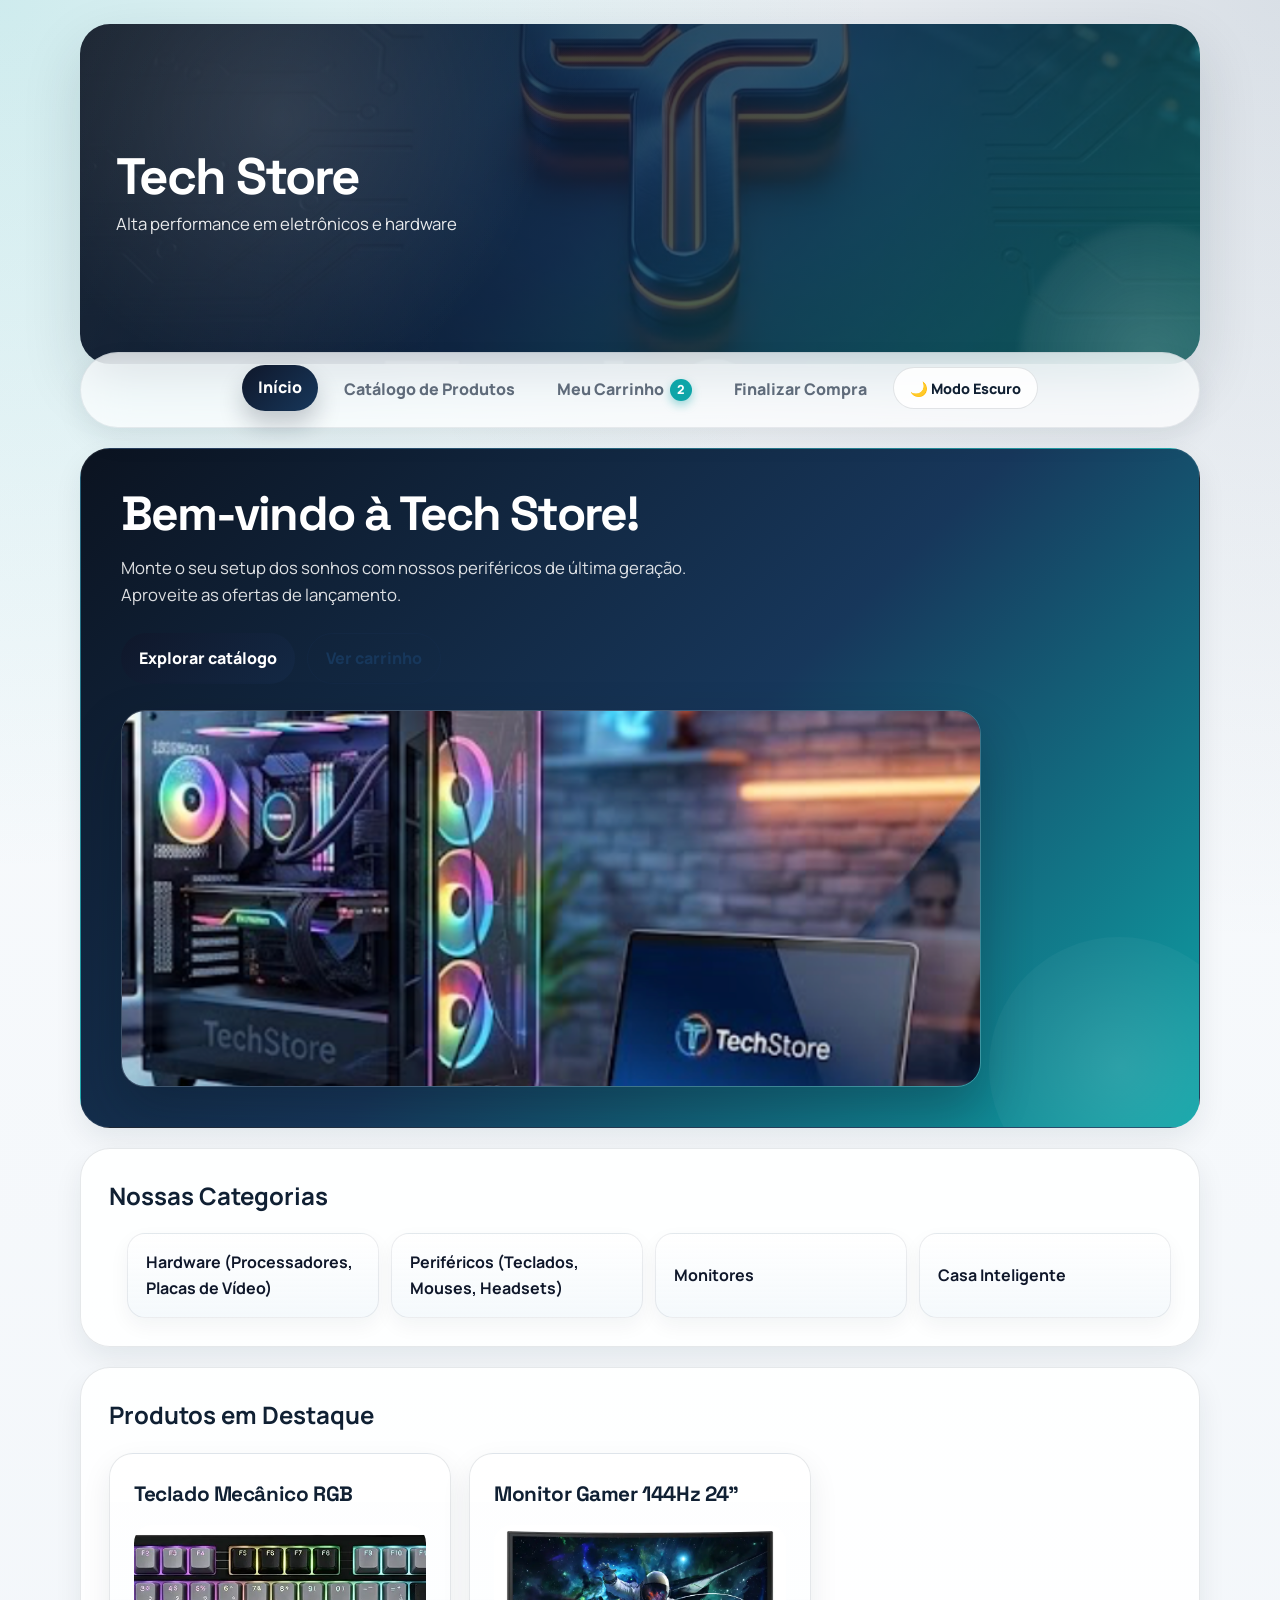
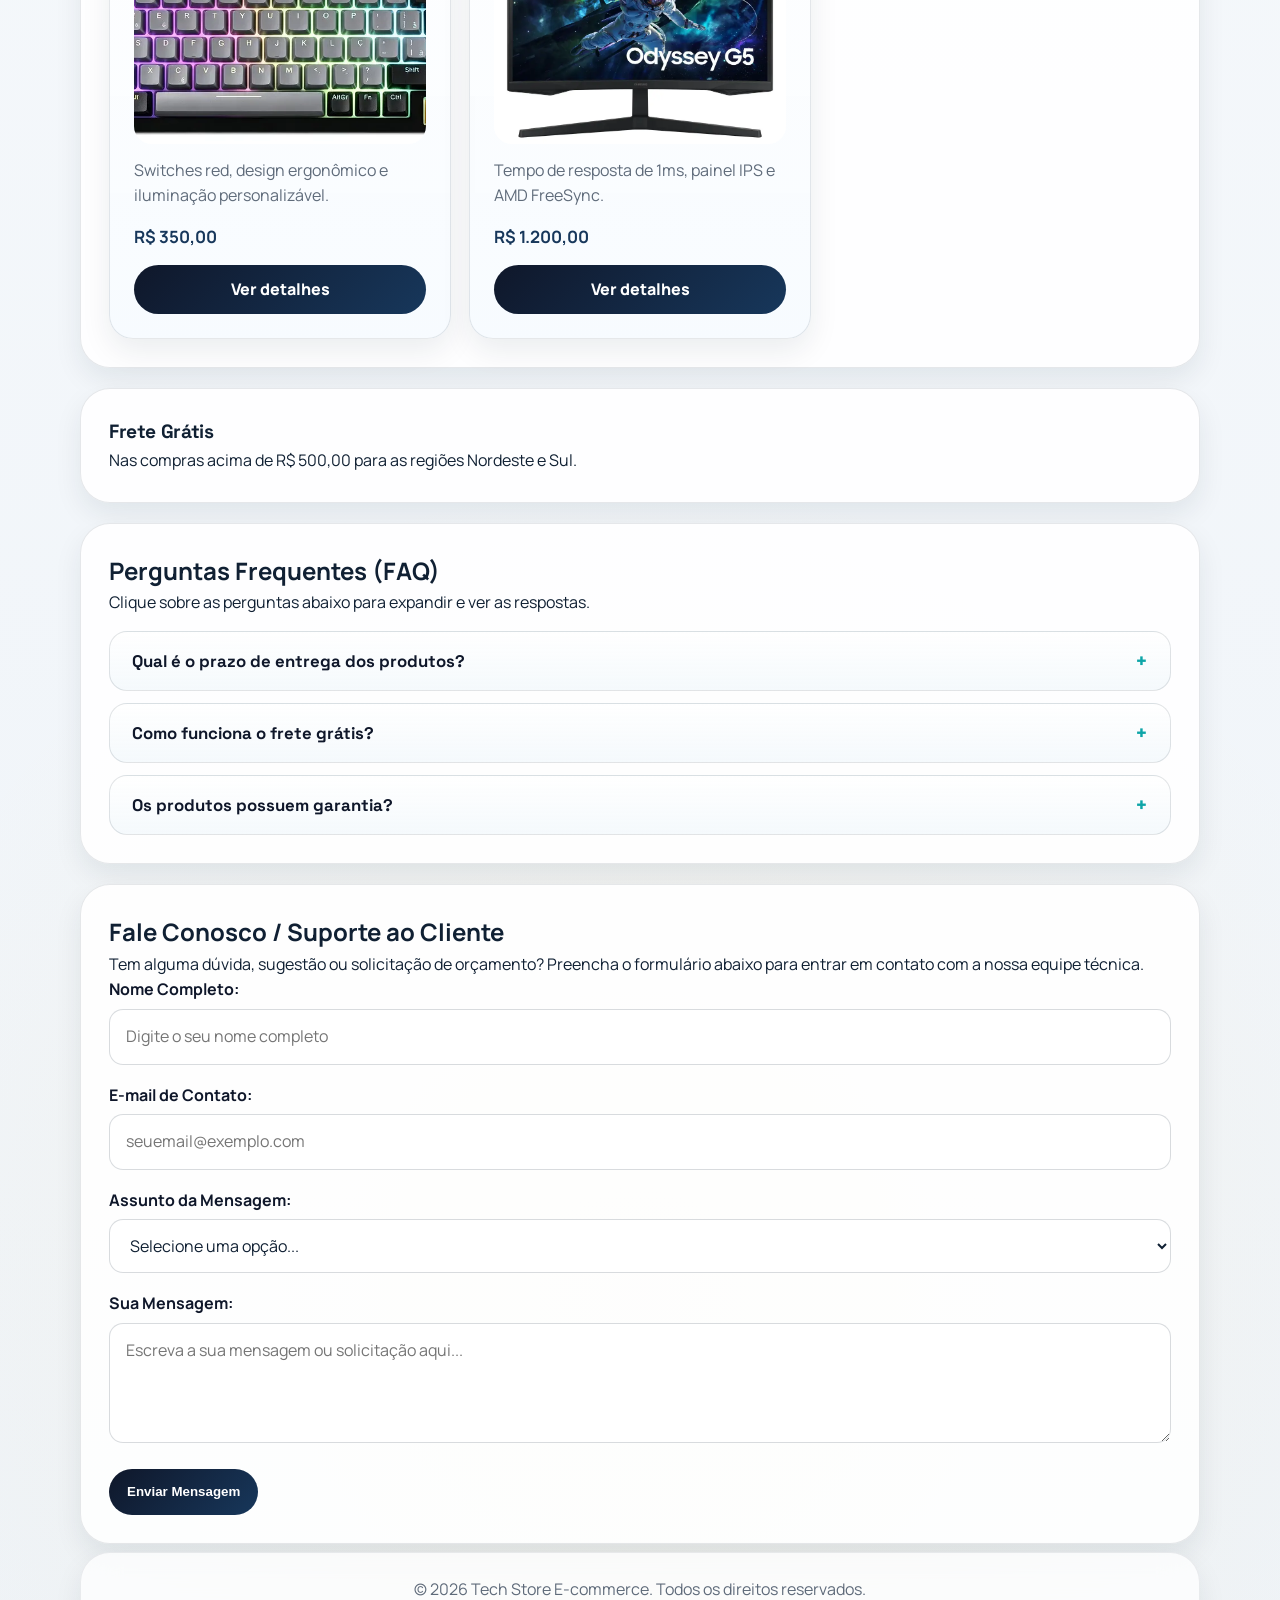
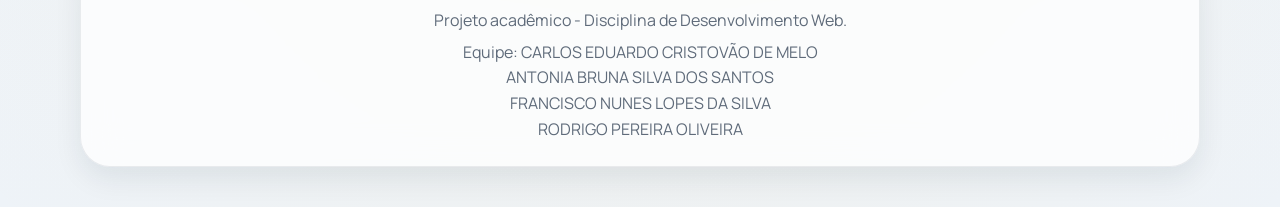
<file: index.html>
<!DOCTYPE html>
<html lang="pt-BR">
<head>
    <meta charset="UTF-8">
    <meta name="viewport" content="width=device-width, initial-scale=1.0">
    <title>Tech Store - E-commerce de Tecnologia</title>
    
    <link rel="stylesheet" href="css/style.css">
</head>
<body>

    <header>
        <h1>Tech Store</h1>
        <p>Alta performance em eletrônicos e hardware</p>
    </header>

    <nav>
        <ul>
            <li><a href="index.html">Início</a></li>
            <li><a href="paginas/catalogo-produtos.html">Catálogo de Produtos</a></li>
            <li><a href="paginas/carrinho.html">Meu Carrinho</a></li>
            <li><a href="paginas/checkout.html">Finalizar Compra</a></li>
        </ul>
    </nav>

    <main>
        
        <section id="banner-destaque">
            <h2>Bem-vindo à Tech Store!</h2>
            <p>Monte o seu setup dos sonhos com nossos periféricos de última geração. Aproveite as ofertas de lançamento.</p>
            <div class="hero-actions">
                <a class="button-link" href="paginas/catalogo-produtos.html">Explorar catálogo</a>
                <a class="button-link secondary" href="paginas/carrinho.html">Ver carrinho</a>
            </div>
            <div class="hero-media">
                <img src="img/capa2.png" alt="Imagem promocional da Tech Store" loading="lazy">
            </div>
        </section>

        <section id="categorias">
            <h2>Nossas Categorias</h2>
            <ul>
                <li>Hardware (Processadores, Placas de Vídeo)</li>
                <li>Periféricos (Teclados, Mouses, Headsets)</li>
                <li>Monitores</li>
                <li>Casa Inteligente</li>
            </ul>
        </section>

        <section id="produtos-destaque">
            <h2>Produtos em Destaque</h2>
            
            <article class="card-produto">
                <h3>Teclado Mecânico RGB</h3>
                <img src="img/teclado-placeholder.jpg" alt="Imagem provisória de um teclado mecânico" loading="lazy">
                <p>Switches red, design ergonômico e iluminação personalizável.</p>
                <p><strong>Preço: R$ 350,00</strong></p>
                <a href="paginas/detalhes-produto.html?produto=teclado-rgb">Ver detalhes</a>
            </article>

            <article class="card-produto">
                <h3>Monitor Gamer 144Hz 24"</h3>
                <img src="img/monitor-placeholder.jpg" alt="Imagem provisória de um monitor" loading="lazy">
                <p>Tempo de resposta de 1ms, painel IPS e AMD FreeSync.</p>
                <p><strong>Preço: R$ 1.200,00</strong></p>
                <a href="paginas/detalhes-produto.html?produto=monitor-144hz">Ver detalhes</a>
            </article>
        </section>

        <aside>
            <h3>Frete Grátis</h3>
            <p>Nas compras acima de R$ 500,00 para as regiões Nordeste e Sul.</p>
        </aside>

        <section id="faq">
            <h2>Perguntas Frequentes (FAQ)</h2>
            <p>Clique sobre as perguntas abaixo para expandir e ver as respostas.</p>
            <div class="faq-accordion">
                <div class="faq-item">
                    <button type="button" class="faq-question" aria-expanded="false">
                        <span>Qual é o prazo de entrega dos produtos?</span>
                        <span class="faq-icon">+</span>
                    </button>
                    <div class="faq-answer">
                        <p>O prazo médio de entrega para capitais é de 2 a 5 dias úteis. Para demais regiões, o prazo pode variar entre 5 e 10 dias úteis após a confirmação do pagamento.</p>
                    </div>
                </div>

                <div class="faq-item">
                    <button type="button" class="faq-question" aria-expanded="false">
                        <span>Como funciona o frete grátis?</span>
                        <span class="faq-icon">+</span>
                    </button>
                    <div class="faq-answer">
                        <p>Oferecemos frete grátis em todas as compras acima de R$ 500,00 para as regiões Nordeste e Sul. O desconto do frete é aplicado automaticamente no carrinho de compras.</p>
                    </div>
                </div>

                <div class="faq-item">
                    <button type="button" class="faq-question" aria-expanded="false">
                        <span>Os produtos possuem garantia?</span>
                        <span class="faq-icon">+</span>
                    </button>
                    <div class="faq-answer">
                        <p>Sim! Todos os nossos eletrônicos e equipamentos de hardware contam com 12 meses de garantia direta com o fabricante contra defeitos de fabricação.</p>
                    </div>
                </div>
            </div>
        </section>

        <section id="atendimento">
            <h2>Fale Conosco / Suporte ao Cliente</h2>
            <p>Tem alguma dúvida, sugestão ou solicitação de orçamento? Preencha o formulário abaixo para entrar em contato com a nossa equipe técnica.</p>

            <div id="contato-feedback" hidden></div>

            <form action="#" method="POST" id="form-contato" novalidate>
                <p>
                    <label for="contato-nome">Nome Completo:</label>
                    <input type="text" id="contato-nome" name="nome" placeholder="Digite o seu nome completo" required>
                </p>

                <p>
                    <label for="contato-email">E-mail de Contato:</label>
                    <input type="email" id="contato-email" name="email" placeholder="seuemail@exemplo.com" required>
                </p>

                <p>
                    <label for="contato-assunto">Assunto da Mensagem:</label>
                    <select id="contato-assunto" name="assunto" required>
                        <option value="">Selecione uma opção...</option>
                        <option value="duvida">Dúvida sobre Produtos</option>
                        <option value="orcamento">Solicitação de Orçamento</option>
                        <option value="suporte">Suporte Técnico</option>
                        <option value="sugestao">Sugestão ou Elogio</option>
                    </select>
                </p>

                <p>
                    <label for="contato-mensagem">Sua Mensagem:</label>
                    <textarea id="contato-mensagem" name="mensagem" placeholder="Escreva a sua mensagem ou solicitação aqui..." required></textarea>
                </p>

                <p>
                    <button type="submit" class="button-link">Enviar Mensagem</button>
                </p>
            </form>
        </section>

    </main>

    <footer>
        <p>&copy; 2026 Tech Store E-commerce. Todos os direitos reservados.</p>
        <p>Projeto acadêmico - Disciplina de Desenvolvimento Web.</p>
        <p>Equipe: CARLOS EDUARDO CRISTOVÃO DE MELO<br>ANTONIA BRUNA SILVA DOS SANTOS<br>FRANCISCO NUNES LOPES DA SILVA <br> RODRIGO PEREIRA OLIVEIRA</p>
    </footer>

    <script src="js/script.js"></script>
</body>
</html>
</file>
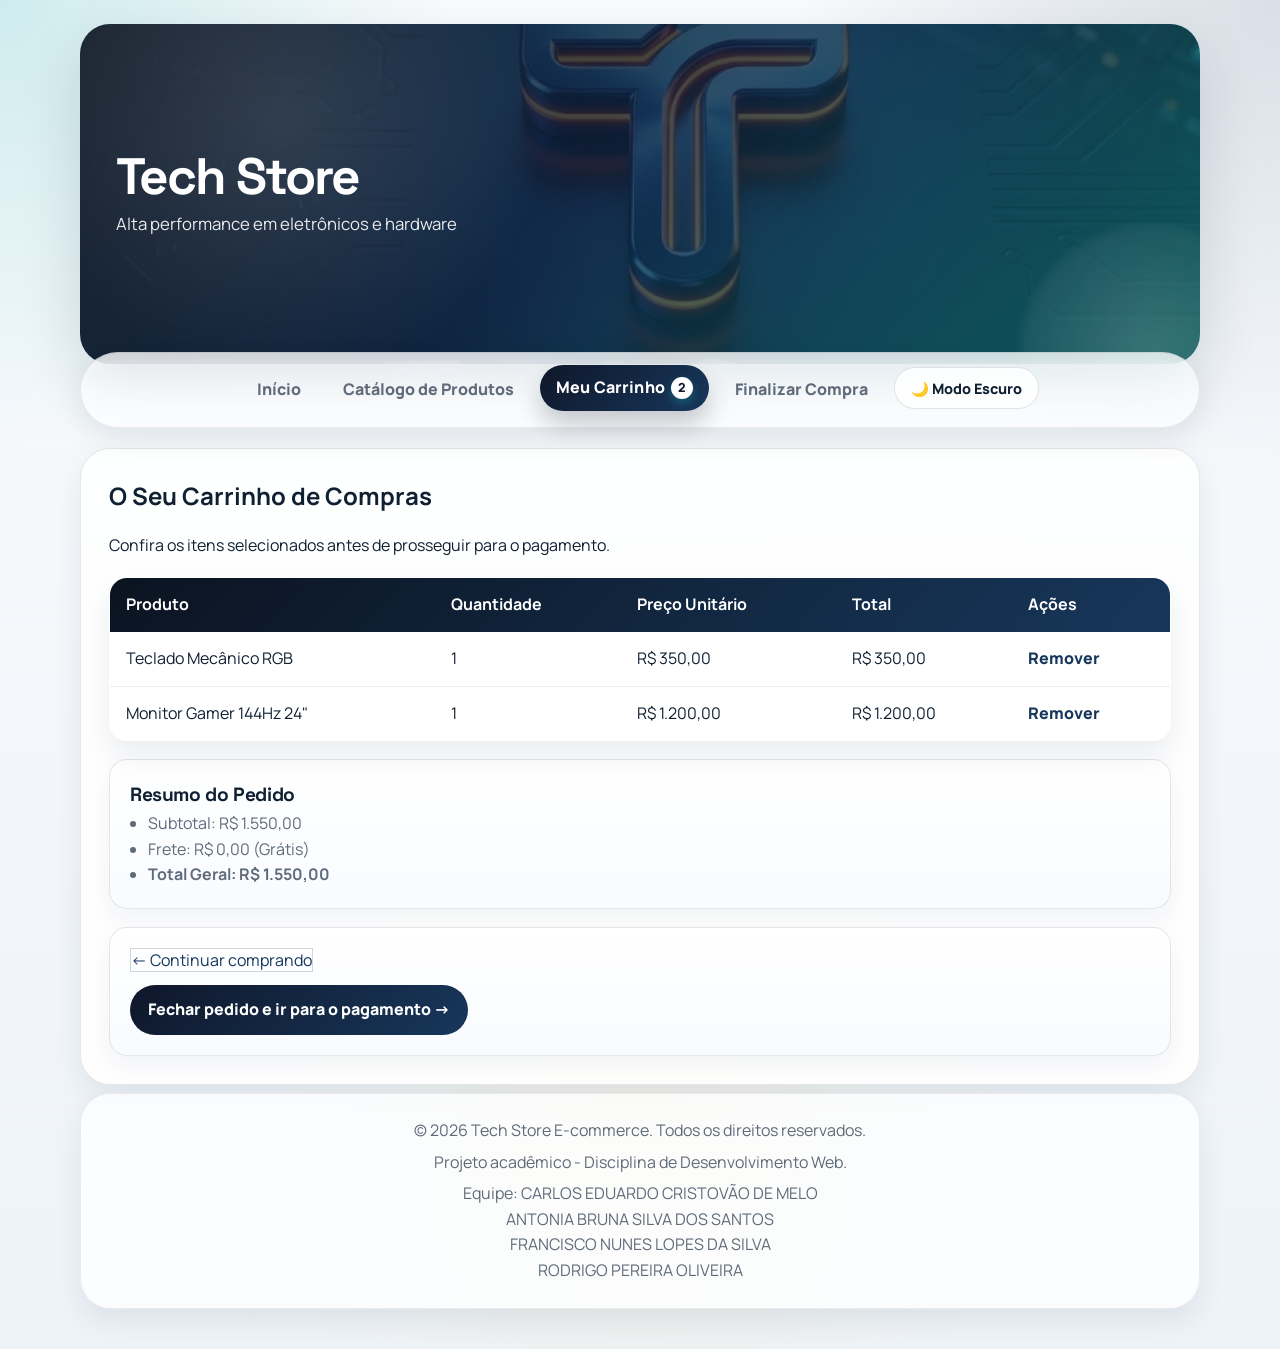
<file: paginas/carrinho.html>
<!DOCTYPE html>
<html lang="pt-BR">
<head>
    <meta charset="UTF-8">
    <meta name="viewport" content="width=device-width, initial-scale=1.0">
    <title>O Seu Carrinho - Tech Store</title>
    
    <link rel="stylesheet" href="../css/style.css">
</head>
<body>

    <header>
        <h1>Tech Store</h1>
        <p>Alta performance em eletrônicos e hardware</p>
    </header>

    <nav>
        <ul>
            <li><a href="../index.html">Início</a></li>
            <li><a href="catalogo-produtos.html">Catálogo de Produtos</a></li>
            <li><a href="carrinho.html">Meu Carrinho</a></li>
            <li><a href="checkout.html">Finalizar Compra</a></li>
        </ul>
    </nav>

    <main>
        <section id="conteudo-carrinho">
            <h2>O Seu Carrinho de Compras</h2>
            <p>Confira os itens selecionados antes de prosseguir para o pagamento.</p>

            <table>
                <thead>
                    <tr>
                        <th>Produto</th>
                        <th>Quantidade</th>
                        <th>Preço Unitário</th>
                        <th>Total</th>
                        <th>Ações</th>
                    </tr>
                </thead>
                <tbody id="corpo-tabela-carrinho"></tbody>
            </table>

            <section id="resumo-valores">
                <h3>Resumo do Pedido</h3>
                <ul>
                    <li>Subtotal: R$ 1.550,00</li>
                    <li>Frete: R$ 0,00 (Grátis)</li>
                    <li><strong>Total Geral: R$ 1.550,00</strong></li>
                </ul>
            </section>

            <section id="acoes-carrinho">
                <p><a class="secondary-link" href="catalogo-produtos.html">← Continuar comprando</a></p>
                <p><a class="button-link" href="checkout.html">Fechar pedido e ir para o pagamento →</a></p>
            </section>
        </section>
    </main>

    <footer>
        <p>&copy; 2026 Tech Store E-commerce. Todos os direitos reservados.</p>
        <p>Projeto acadêmico - Disciplina de Desenvolvimento Web.</p>
        <p>Equipe: CARLOS EDUARDO CRISTOVÃO DE MELO<br>ANTONIA BRUNA SILVA DOS SANTOS<br>FRANCISCO NUNES LOPES DA SILVA <br> RODRIGO PEREIRA OLIVEIRA</p>
    </footer>

    <script src="../js/script.js"></script>
</body>
</html>
</file>
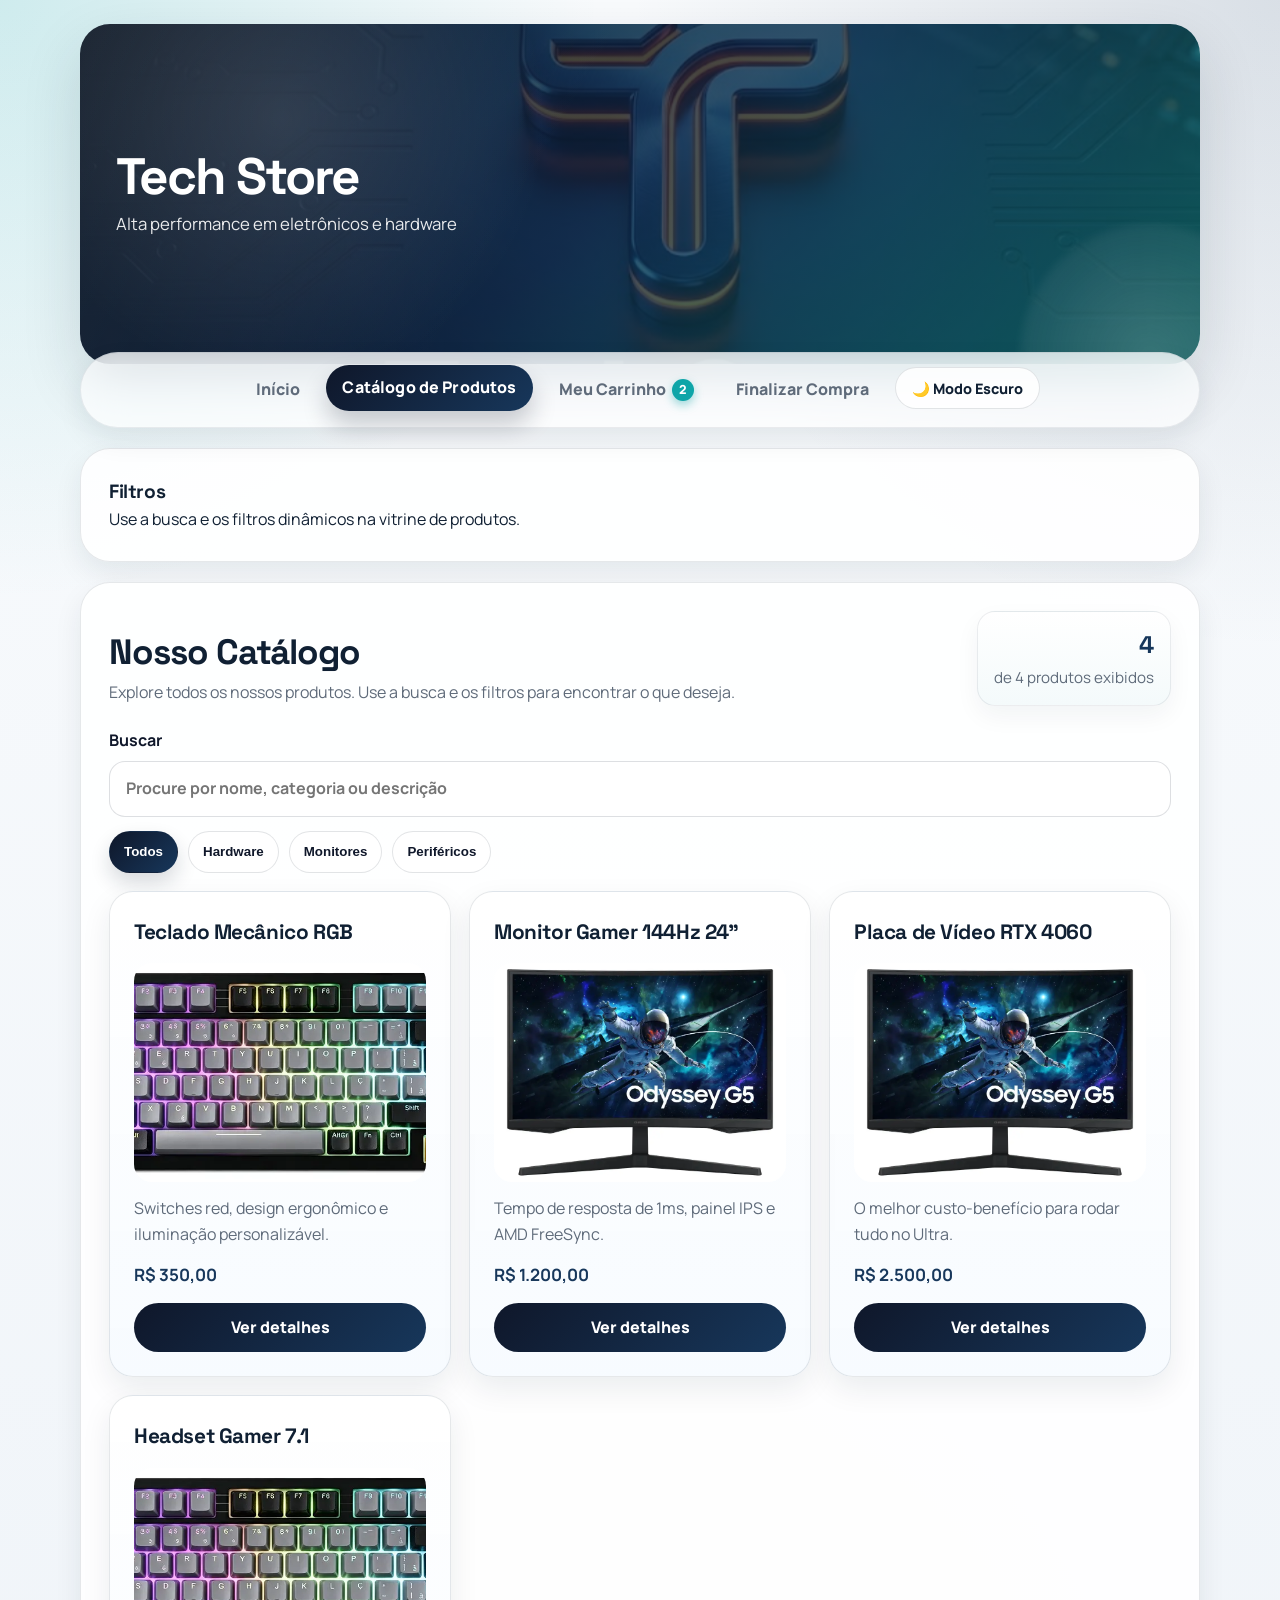
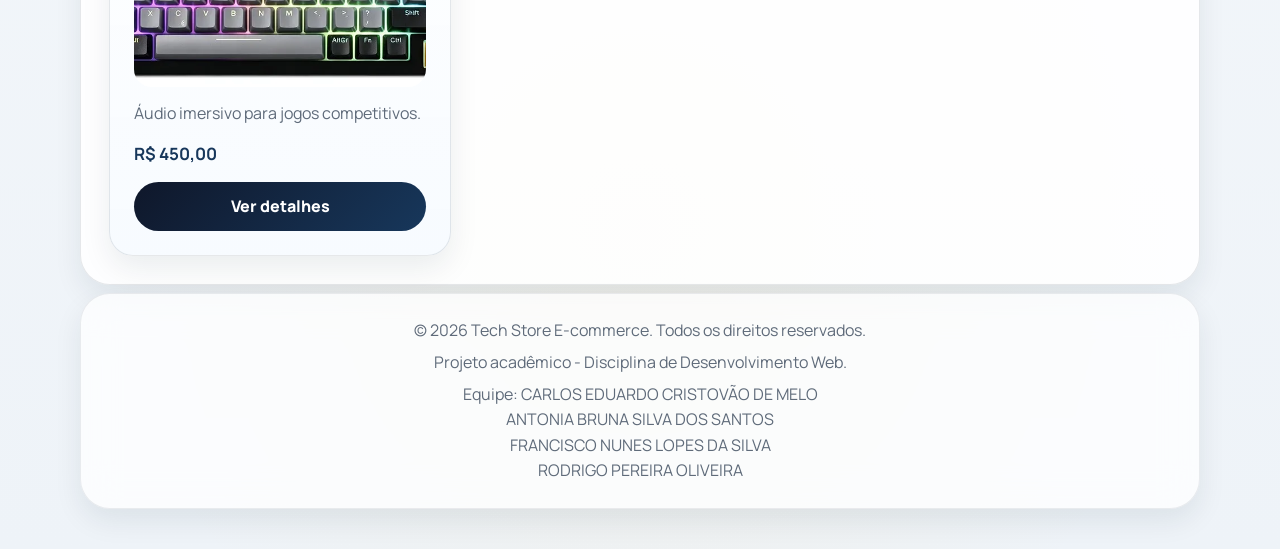
<file: paginas/catalogo-produtos.html>
<!DOCTYPE html>
<html lang="pt-BR">
<head>
    <meta charset="UTF-8">
    <meta name="viewport" content="width=device-width, initial-scale=1.0">
    <title>Catálogo de Produtos - Tech Store</title>
    
    <link rel="stylesheet" href="../css/style.css">
</head>
<body>

    <header>
        <h1>Tech Store</h1>
        <p>Alta performance em eletrônicos e hardware</p>
    </header>

    <nav>
        <ul>
            <li><a href="../index.html">Início</a></li> 
            <li><a href="catalogo-produtos.html">Catálogo de Produtos</a></li>
            <li><a href="carrinho.html">Meu Carrinho</a></li>
            <li><a href="checkout.html">Finalizar Compra</a></li>
        </ul>
    </nav>

    <main>
        <aside>
            <h3>Filtros</h3>
            <p>Use a busca e os filtros dinâmicos na vitrine de produtos.</p>
        </aside>

        <section id="lista-produtos">
            <div class="catalogo-toolbar">
                <div>
                    <h2>Nosso Catálogo</h2>
                    <p>Explore todos os nossos produtos. Use a busca e os filtros para encontrar o que deseja.</p>
                </div>
                <div class="catalogo-status">
                    <strong>4</strong>
                    <span>produtos disponíveis</span>
                </div>
            </div>
            <div class="catalogo-ferramentas">
                <label class="catalogo-busca" for="catalogo-busca">
                    <span>Buscar</span>
                    <input id="catalogo-busca" type="search" placeholder="Procure por nome, categoria ou descrição">
                </label>
                <div class="catalogo-filtros" role="group" aria-label="Filtros de categoria">
                    <button type="button" class="is-active" data-category-filter="todos">Todos</button>
                    <button type="button" data-category-filter="hardware">Hardware</button>
                    <button type="button" data-category-filter="monitores">Monitores</button>
                    <button type="button" data-category-filter="periféricos">Periféricos</button>
                </div>
            </div>
            <div class="catalogo-lista">
                <article class="card-produto">
                    <h3>Placa de Vídeo RTX 4060</h3>
                    <p>O melhor custo-benefício para rodar tudo no Ultra.</p>
                    <p><strong>R$ 2.500,00</strong></p>
                    <a href="detalhes-produto.html?produto=rtx-4060">Ver detalhes</a>
                </article>

                <article class="card-produto">
                    <h3>Headset Gamer 7.1</h3>
                    <p>Áudio imersivo para jogos competitivos.</p>
                    <p><strong>R$ 450,00</strong></p>
                    <a href="detalhes-produto.html?produto=headset-71">Ver detalhes</a>
                </article>
            </div>
        </section>
    </main>

    <footer>
        <p>&copy; 2026 Tech Store E-commerce. Todos os direitos reservados.</p>
        <p>Projeto acadêmico - Disciplina de Desenvolvimento Web.</p>
        <p>Equipe: CARLOS EDUARDO CRISTOVÃO DE MELO<br>ANTONIA BRUNA SILVA DOS SANTOS<br>FRANCISCO NUNES LOPES DA SILVA <br> RODRIGO PEREIRA OLIVEIRA</p>
    </footer>

    <script src="../js/script.js"></script>
</body>
</html>
</file>
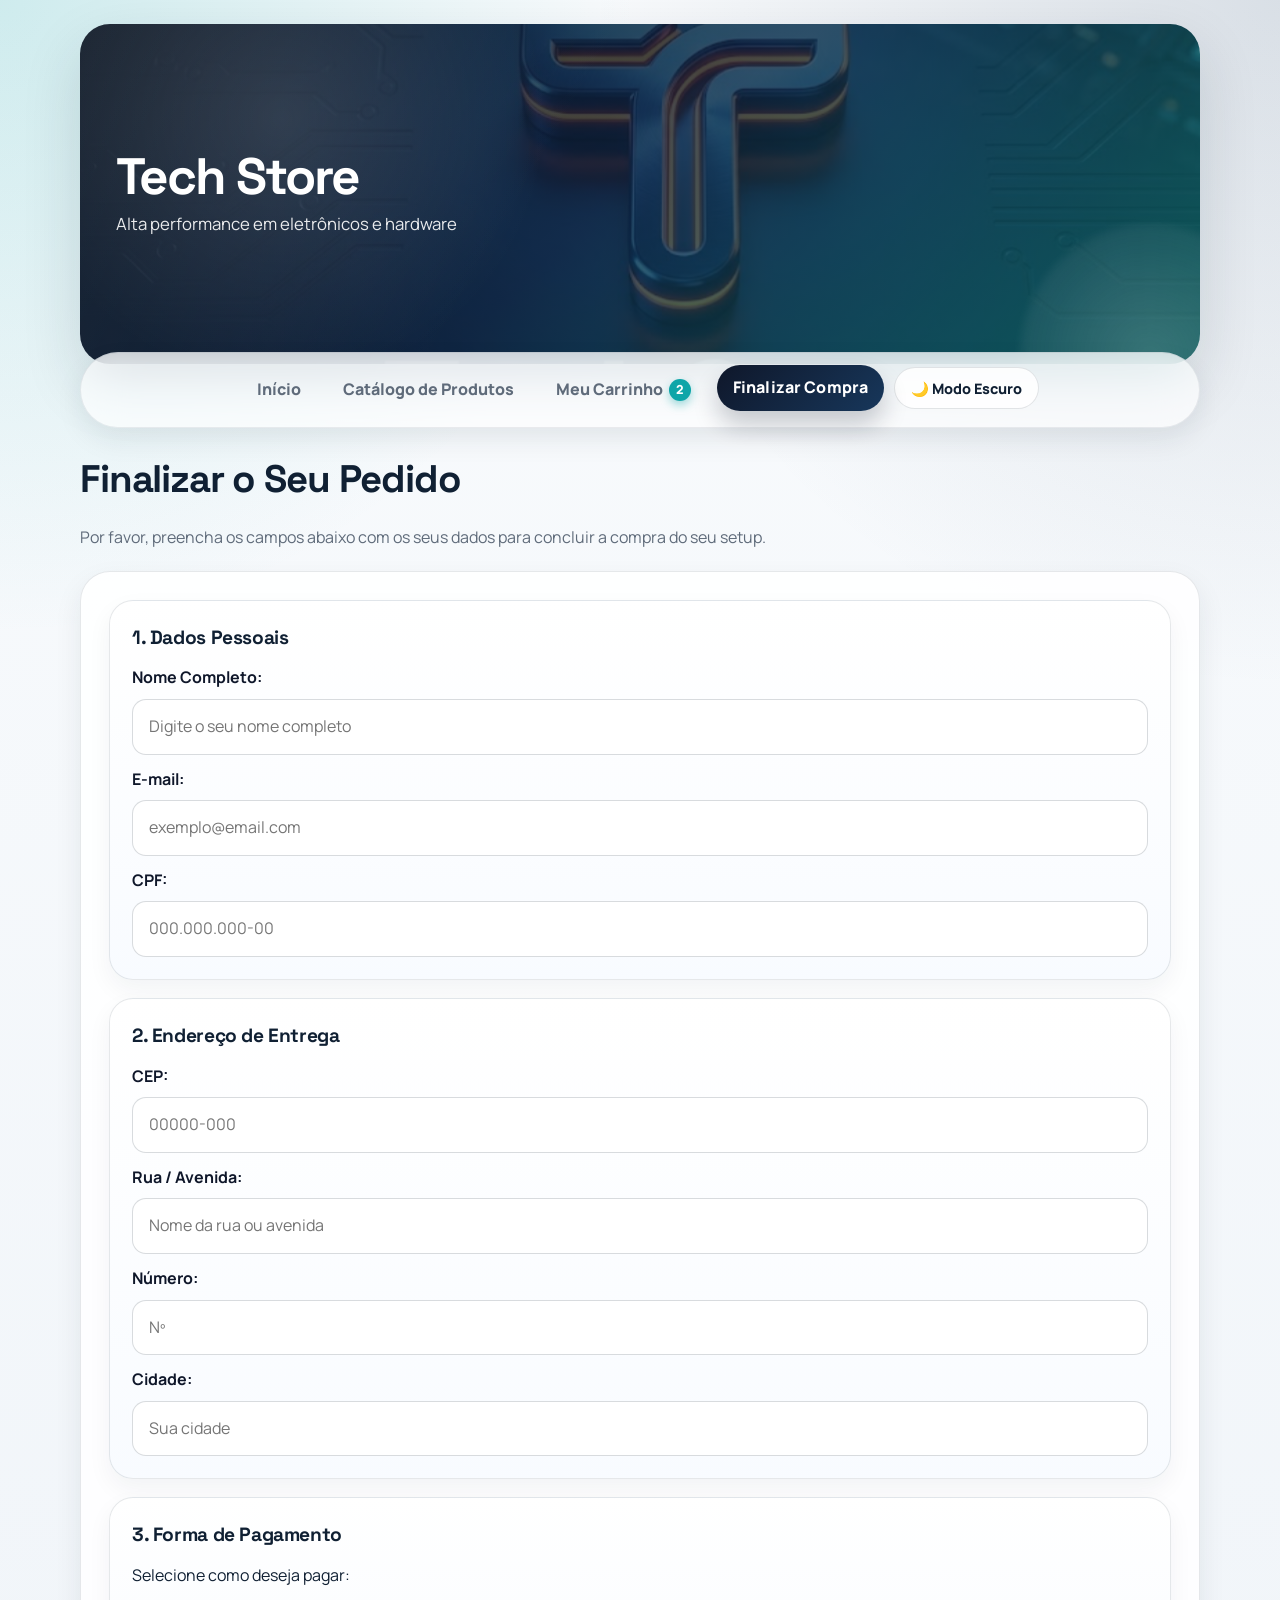
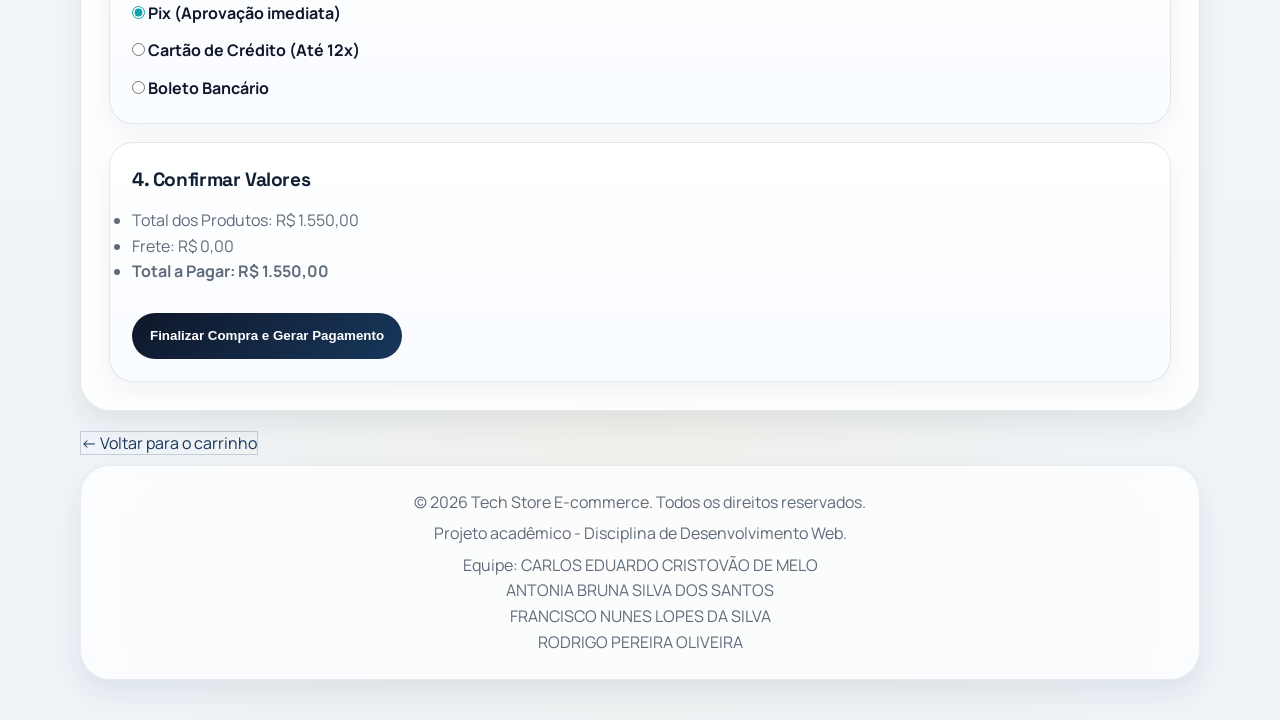
<file: paginas/checkout.html>
<!DOCTYPE html>
<html lang="pt-BR">
<head>
    <meta charset="UTF-8">
    <meta name="viewport" content="width=device-width, initial-scale=1.0">
    <title>Finalizar Compra - Tech Store</title>
    
    <link rel="stylesheet" href="../css/style.css">
</head>
<body>

    <header>
        <h1>Tech Store</h1>
        <p>Alta performance em eletrônicos e hardware</p>
    </header>

    <nav>
        <ul>
            <li><a href="../index.html">Início</a></li>
            <li><a href="catalogo-produtos.html">Catálogo de Produtos</a></li>
            <li><a href="carrinho.html">Meu Carrinho</a></li>
            <li><a href="checkout.html">Finalizar Compra</a></li>
        </ul>
    </nav>

    <main>
        <h2>Finalizar o Seu Pedido</h2>
        <p>Por favor, preencha os campos abaixo com os seus dados para concluir a compra do seu setup.</p>

        <div id="checkout-feedback" hidden></div>

        <form action="#" method="POST" id="form-checkout" novalidate>
            
            <section id="dados-pessoais">
                <h3>1. Dados Pessoais</h3>
                
                <p>
                    <label for="nome">Nome Completo:</label><br>
                    <input type="text" id="nome" name="nome" placeholder="Digite o seu nome completo" required>
                </p>
                
                <p>
                    <label for="email">E-mail:</label><br>
                    <input type="email" id="email" name="email" placeholder="exemplo@email.com" required>
                </p>

                <p>
                    <label for="cpf">CPF:</label><br>
                    <input type="text" id="cpf" name="cpf" placeholder="000.000.000-00" required>
                </p>
            </section>

            <section id="endereco-entrega">
                <h3>2. Endereço de Entrega</h3>
                
                <p>
                    <label for="cep">CEP:</label><br>
                    <input type="text" id="cep" name="cep" placeholder="00000-000" required>
                </p>

                <p>
                    <label for="rua">Rua / Avenida:</label><br>
                    <input type="text" id="rua" name="rua" placeholder="Nome da rua ou avenida" required>
                </p>

                <p>
                    <label for="numero">Número:</label><br>
                    <input type="text" id="numero" name="numero" placeholder="Nº" required>
                </p>

                <p>
                    <label for="cidade">Cidade:</label><br>
                    <input type="text" id="cidade" name="cidade" placeholder="Sua cidade" required>
                </p>
            </section>

            <section id="forma-pagamento">
                <h3>3. Forma de Pagamento</h3>
                <p>Selecione como deseja pagar:</p>
                
                <p>
                    <label>
                        <input type="radio" name="pagamento" value="pix" checked> Pix (Aprovação imediata)
                    </label>
                </p>
                <p>
                    <label>
                        <input type="radio" name="pagamento" value="cartao"> Cartão de Crédito (Até 12x)
                    </label>
                </p>
                <p>
                    <label>
                        <input type="radio" name="pagamento" value="boleto"> Boleto Bancário
                    </label>
                </p>
            </section>

            <section id="revisao-final">
                <h3>4. Confirmar Valores</h3>
                <ul>
                    <li>Total dos Produtos: R$ 1.550,00</li>
                    <li>Frete: R$ 0,00</li>
                    <li><strong>Total a Pagar: R$ 1.550,00</strong></li>
                </ul>

                <p>
                    <button type="submit">
                        Finalizar Compra e Gerar Pagamento
                    </button>
                </p>
            </section>

        </form>

        <p><a class="secondary-link" href="carrinho.html">← Voltar para o carrinho</a></p>
    </main>

    <footer>
        <p>&copy; 2026 Tech Store E-commerce. Todos os direitos reservados.</p>
        <p>Projeto acadêmico - Disciplina de Desenvolvimento Web.</p>
        <p>Equipe: CARLOS EDUARDO CRISTOVÃO DE MELO<br>ANTONIA BRUNA SILVA DOS SANTOS<br>FRANCISCO NUNES LOPES DA SILVA <br> RODRIGO PEREIRA OLIVEIRA</p>
    </footer>

    <script src="../js/script.js"></script>
</body>
</html>
</file>
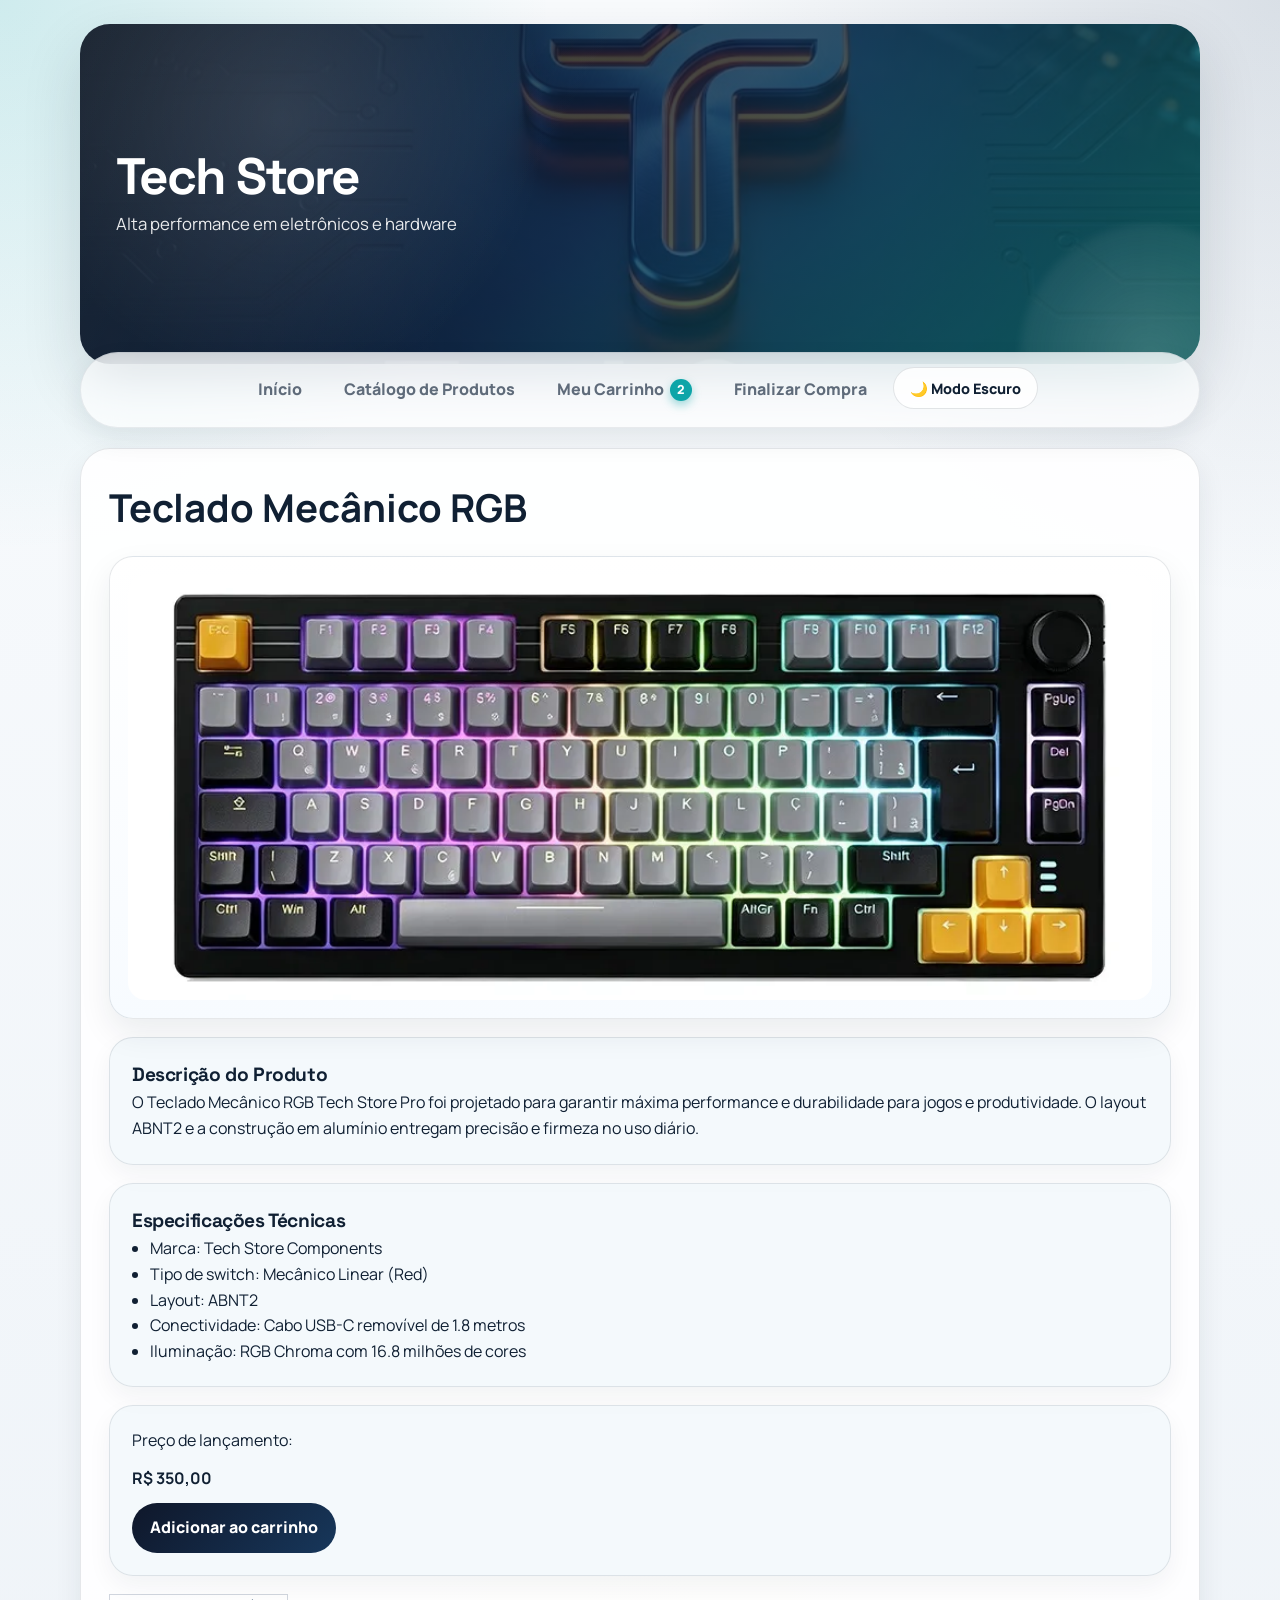
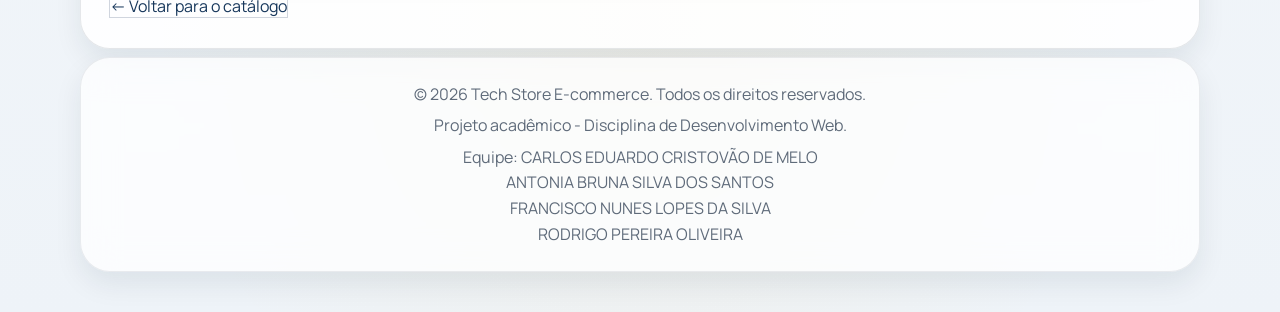
<file: paginas/detalhes-produto.html>
<!DOCTYPE html>
<html lang="pt-BR">
<head>
    <meta charset="UTF-8">
    <meta name="viewport" content="width=device-width, initial-scale=1.0">
    <title>Detalhes do Produto - Tech Store</title>
    
    <link rel="stylesheet" href="../css/style.css">
</head>
<body>

    <header>
        <h1>Tech Store</h1>
        <p>Alta performance em eletrônicos e hardware</p>
    </header>

    <nav>
        <ul>
            <li><a href="../index.html">Início</a></li>
            <li><a href="catalogo-produtos.html">Catálogo de Produtos</a></li>
            <li><a href="carrinho.html">Meu Carrinho</a></li>
            <li><a href="checkout.html">Finalizar Compra</a></li>
        </ul>
    </nav>

    <main>
        <section id="produto-detalhado">
            <h2>Teclado Mecânico RGB Tech Store Pro</h2>
            
            <div class="produto-galeria">
                <img src="../img/teclado-placeholder.jpg" alt="Teclado Mecânico RGB Tech Store Pro em alta definição" loading="lazy">
            </div>

            <section id="descricao-produto">
                <h3>Descrição do Produto</h3>
                <p>O Teclado Mecânico RGB Tech Store Pro foi projetado para garantir a máxima performance e durabilidade tanto para jogadores profissionais quanto para programadores. Equipado com switches mecânicos lineares de alta precisão, ele oferece uma resposta tátil ágil e silenciosa.</p>
                <p>A sua estrutura robusta em alumínio aeronáutico garante estabilidade durante sessões intensas de uso, enquanto a iluminação RGB totalmente personalizável por tecla proporciona uma imersão visual sem precedentes no seu setup.</p>
            </section>

            <section id="especificacoes-produto">
                <h3>Especificações Técnicas</h3>
                <ul>
                    <li><strong>Marca:</strong> Tech Store Components</li>
                    <li><strong>Tipo de Switch:</strong> Mecânico Linear (Red)</li>
                    <li><strong>Layout:</strong> ABNT2 (Com o caractere Ç)</li>
                    <li><strong>Conectividade:</strong> Cabo USB-C removível de 1.8 metros</li>
                    <li><strong>Material da Estrutura:</strong> Alumínio e plástico ABS de alta resistência</li>
                    <li><strong>Iluminação:</strong> RGB Chroma com 16.8 milhões de cores configuráveis</li>
                    <li><strong>Compatibilidade:</strong> Windows, macOS e Linux</li>
                </ul>
            </section>

            <section id="compra-produto">
                <p>Preço de lançamento:</p>
                <p><strong>R$ 350,00</strong></p>
                
                <p>
                    <a class="button-link" href="carrinho.html">
                        Adicionar ao carrinho
                    </a>
                </p>
            </section>
        </section>

    </main>

    <footer>
        <p>&copy; 2026 Tech Store E-commerce. Todos os direitos reservados.</p>
        <p>Projeto acadêmico - Disciplina de Desenvolvimento Web.</p>
        <p>Equipe: CARLOS EDUARDO CRISTOVÃO DE MELO<br>ANTONIA BRUNA SILVA DOS SANTOS<br>FRANCISCO NUNES LOPES DA SILVA <br> RODRIGO PEREIRA OLIVEIRA</p>
    </footer>

    <script src="../js/script.js"></script>
</body>
</html>
</file>
<file: css/style.css>
@import url('https://fonts.googleapis.com/css2?family=Manrope:wght@400;500;700;800&family=Space+Grotesk:wght@500;700&display=swap');


:root {
    --bg: #eef3f8;
    --surface: rgba(255, 255, 255, 0.88);
    --surface-strong: #ffffff;
    --surface-soft: rgba(244, 249, 252, 0.94);
    --text: #102033;
    --muted: #5f6b7a;
    --primary: #0f172a;
    --primary-strong: #17375b;
    --accent: #0ea5a8;
    --accent-soft: rgba(14, 165, 168, 0.14);
    --accent-strong: #056f75;
    --gold: #f5b942;
    --border: rgba(16, 32, 51, 0.12);
    --border-strong: rgba(16, 32, 51, 0.18);
    --shadow: 0 24px 60px rgba(16, 32, 51, 0.14);
    --shadow-soft: 0 12px 28px rgba(16, 32, 51, 0.08);
    --radius-xl: 30px;
    --radius-lg: 24px;
    --radius-md: 18px;
}

* {
    margin: 0;
    padding: 0;
    box-sizing: border-box;
}

html, body {
    max-width: 100%;
    overflow-x: hidden;
}

html {
    scroll-behavior: smooth;
}

@keyframes fade-up {
    from {
        opacity: 0;
        transform: translateY(14px);
    }
    to {
        opacity: 1;
        transform: translateY(0);
    }
}

@keyframes float-soft {
    0%,
    100% {
        transform: translateY(0);
    }
    50% {
        transform: translateY(-4px);
    }
}

@keyframes shimmer {
    0% {
        background-position: 0% 50%;
    }
    50% {
        background-position: 100% 50%;
    }
    100% {
        background-position: 0% 50%;
    }
}

body {
    min-height: 100vh;
    font-family: 'Manrope', sans-serif;
    line-height: 1.6;
    color: var(--text);
    background:
        radial-gradient(circle at top left, rgba(14, 165, 168, 0.18), transparent 24%),
        radial-gradient(circle at top right, rgba(23, 55, 91, 0.14), transparent 26%),
        radial-gradient(circle at 50% 85%, rgba(245, 185, 66, 0.08), transparent 28%),
        linear-gradient(180deg, #f9fbfd 0%, var(--bg) 100%);
    padding: 24px 0 40px;
    position: relative;
}

body::before {
    content: '';
    position: fixed;
    inset: 0;
    pointer-events: none;
    background-image:
        linear-gradient(rgba(16, 32, 51, 0.015) 1px, transparent 1px),
        linear-gradient(90deg, rgba(16, 32, 51, 0.015) 1px, transparent 1px);
    background-size: 26px 26px;
    mask-image: linear-gradient(180deg, rgba(0, 0, 0, 0.16), transparent 72%);
    opacity: 0.9;
}

img {
    max-width: 100%;
    display: block;
}

a {
    color: inherit;
    text-decoration: none;
}

a:focus-visible,
button:focus-visible,
input:focus-visible,
select:focus-visible,
textarea:focus-visible {
    outline: 3px solid rgba(14, 165, 168, 0.35);
    outline-offset: 3px;
}

body > header,
body > nav,
body > main,
body > footer {
    width: min(1120px, calc(100% - 32px));
    margin-inline: auto;
    animation: fade-up 700ms ease both;
}

body > nav {
    animation-delay: 80ms;
}

body > main {
    animation-delay: 120ms;
}

body > footer {
    animation-delay: 160ms;
}

body > header {
    position: relative;
    overflow: hidden;
    min-height: 340px;
    display: flex;
    flex-direction: column;
    justify-content: center;
    padding: 40px 36px;
    border-radius: var(--radius-xl);
    color: #fff;
    background:
        linear-gradient(135deg, rgba(7, 17, 29, 0.84) 0%, rgba(16, 36, 61, 0.76) 48%, rgba(15, 118, 110, 0.72) 100%),
        url('../img/capa.png') center center / cover no-repeat;
    box-shadow: var(--shadow);
    isolation: isolate;
}

body > header::after {
    content: '';
    position: absolute;
    inset: auto -80px -120px auto;
    width: 260px;
    height: 260px;
    border-radius: 50%;
    background: radial-gradient(circle, rgba(255, 255, 255, 0.18), rgba(255, 255, 255, 0));
    filter: blur(4px);
    z-index: 0;
    animation: float-soft 8s ease-in-out infinite;
}

body > header::before {
    content: '';
    position: absolute;
    inset: 0;
    background:
        linear-gradient(120deg, rgba(255, 255, 255, 0.08), transparent 42%),
        radial-gradient(circle at 18% 28%, rgba(255, 255, 255, 0.12), transparent 28%);
    z-index: 0;
}

body > header h1 {
    position: relative;
    z-index: 1;
    font-family: 'Space Grotesk', sans-serif;
    font-size: clamp(2rem, 4vw, 3.3rem);
    line-height: 1.05;
    letter-spacing: -0.04em;
}

body > header p {
    position: relative;
    z-index: 1;
    margin-top: 8px;
    max-width: 48ch;
    color: rgba(255, 255, 255, 0.9);
    font-size: 1.05rem;
}

body > nav {
    position: relative;
    z-index: 1;
    margin-top: -12px;
    padding: 14px 18px;
    border: 1px solid rgba(16, 32, 51, 0.08);
    border-radius: 999px;
    background: rgba(255, 255, 255, 0.72);
    backdrop-filter: blur(22px) saturate(160%);
    box-shadow: var(--shadow-soft);
}

body > nav ul {
    display: flex;
    flex-wrap: wrap;
    justify-content: center;
    gap: 10px;
    list-style: none;
}

body > nav a {
    display: inline-flex;
    align-items: center;
    justify-content: center;
    min-height: 42px;
    padding: 10px 16px;
    border-radius: 999px;
    color: var(--muted);
    font-weight: 800;
    transition: transform 180ms ease, background-color 180ms ease, color 180ms ease, box-shadow 180ms ease, letter-spacing 180ms ease;
}

body > nav a:hover,
body > nav a:focus-visible,
body > nav a[aria-current='page'] {
    color: #fff;
    background: linear-gradient(135deg, var(--primary) 0%, var(--primary-strong) 100%);
    box-shadow: 0 14px 24px rgba(15, 23, 42, 0.22);
    transform: translateY(-2px);
    letter-spacing: 0.01em;
}

main {
    display: flex;
    flex-direction: column;
    gap: 20px;
    padding: 20px 0 0;
}

main > h2 {
    margin-bottom: -4px;
    font-family: 'Space Grotesk', sans-serif;
    font-size: clamp(1.75rem, 3vw, 2.4rem);
    letter-spacing: -0.03em;
}

main > p {
    color: var(--muted);
    max-width: 74ch;
}

main > section,
main > aside,
main > form {
    padding: 28px;
    border: 1px solid rgba(16, 32, 51, 0.1);
    border-radius: var(--radius-xl);
    background: var(--surface);
    backdrop-filter: blur(14px) saturate(130%);
    box-shadow: var(--shadow-soft);
}

section {
    margin-bottom: 0;
}

#banner-destaque {
    position: relative;
    overflow: hidden;
    display: grid;
    gap: 16px;
    padding: 40px;
    background: linear-gradient(135deg, #0b1320 0%, #17375b 52%, #0ea5a8 100%);
    color: #fff;
    border: 1px solid rgba(255, 255, 255, 0.08);
}

#banner-destaque::after {
    content: '';
    position: absolute;
    right: -50px;
    bottom: -70px;
    width: 260px;
    height: 260px;
    border-radius: 50%;
    background: radial-gradient(circle, rgba(255, 255, 255, 0.12), rgba(255, 255, 255, 0));
    animation: float-soft 10s ease-in-out infinite;
}

#banner-destaque h2 {
    position: relative;
    z-index: 1;
    font-family: 'Space Grotesk', sans-serif;
    font-size: clamp(2rem, 4vw, 3rem);
    line-height: 1.05;
    letter-spacing: -0.04em;
}

#banner-destaque p {
    position: relative;
    z-index: 1;
    max-width: 62ch;
    color: rgba(255, 255, 255, 0.86);
    font-size: 1.05rem;
}

#banner-destaque .hero-actions {
    position: relative;
    z-index: 1;
    display: flex;
    flex-wrap: wrap;
    gap: 12px;
    margin-top: 8px;
}

#banner-destaque .hero-media {
    position: relative;
    z-index: 1;
    width: min(100%, 860px);
    margin-top: 10px;
    align-self: center;
}

#banner-destaque .hero-media img {
    width: 100%;
    aspect-ratio: 16 / 7;
    height: auto;
    display: block;
    border-radius: 24px;
    object-fit: cover;
    box-shadow: 0 24px 50px rgba(7, 17, 29, 0.28);
    border: 1px solid rgba(255, 255, 255, 0.18);
}

#banner-destaque .hero-actions .button-link {
    background-size: 180% 180%;
    animation: shimmer 7s ease infinite;
}

#categorias ul {
    display: grid;
    grid-template-columns: repeat(auto-fit, minmax(180px, 1fr));
    gap: 12px;
    margin-top: 18px;
    list-style: none;
}

#categorias li {
    display: flex;
    align-items: center;
    min-height: 72px;
    padding: 16px 18px;
    border: 1px solid rgba(16, 32, 51, 0.08);
    border-radius: var(--radius-md);
    background: linear-gradient(180deg, #fff 0%, var(--surface-soft) 100%);
    font-weight: 700;
    color: var(--primary);
    box-shadow: 0 8px 20px rgba(16, 32, 51, 0.05);
    transition: transform 180ms ease, box-shadow 180ms ease, border-color 180ms ease;
}

#categorias li:hover {
    transform: translateY(-3px);
    box-shadow: 0 12px 24px rgba(16, 32, 51, 0.08);
    border-color: rgba(14, 165, 168, 0.24);
}

.catalogo-toolbar {
    display: flex;
    flex-wrap: wrap;
    justify-content: space-between;
    gap: 16px;
    align-items: end;
    grid-column: 1 / -1;
    padding-bottom: 4px;
}

.catalogo-toolbar h2 {
    font-family: 'Space Grotesk', sans-serif;
    font-size: clamp(1.7rem, 3vw, 2.2rem);
    letter-spacing: -0.03em;
}

.catalogo-toolbar p {
    color: var(--muted);
}

.catalogo-status {
    display: grid;
    justify-items: end;
    gap: 2px;
    padding: 14px 16px;
    border-radius: 18px;
    background: linear-gradient(180deg, #fff 0%, #f4fafb 100%);
    border: 1px solid rgba(16, 32, 51, 0.08);
    box-shadow: 0 10px 24px rgba(16, 32, 51, 0.05);
}

.catalogo-status strong {
    animation: float-soft 5s ease-in-out infinite;
}

.catalogo-status strong {
    font-family: 'Space Grotesk', sans-serif;
    font-size: 1.5rem;
    color: var(--primary-strong);
}

.catalogo-status span {
    color: var(--muted);
    font-size: 0.95rem;
}

.catalogo-ferramentas {
    grid-column: 1 / -1;
    display: grid;
    gap: 14px;
}

.catalogo-busca {
    display: grid;
    gap: 8px;
    font-weight: 700;
    color: var(--primary);
}

.catalogo-busca input {
    width: 100%;
    padding: 14px 16px;
    border-radius: 16px;
    border: 1px solid rgba(16, 32, 51, 0.14);
    background: #fff;
    font: inherit;
}

.catalogo-filtros {
    display: flex;
    flex-wrap: wrap;
    gap: 10px;
}

.catalogo-filtros button {
    border: 1px solid rgba(16, 32, 51, 0.12);
    background: #fff;
    color: var(--primary);
    min-height: 42px;
    padding: 10px 14px;
    border-radius: 999px;
    font-weight: 800;
    cursor: pointer;
}

.catalogo-filtros button.is-active,
.catalogo-filtros button:hover,
.catalogo-filtros button:focus-visible {
    background: linear-gradient(135deg, var(--primary) 0%, var(--primary-strong) 100%);
    color: #fff;
    border-color: transparent;
    box-shadow: 0 10px 20px rgba(16, 32, 51, 0.16);
}

.catalogo-lista {
    grid-column: 1 / -1;
    display: grid;
    grid-template-columns: repeat(auto-fit, minmax(260px, 1fr));
    gap: 18px;
}

.catalogo-vazio {
    padding: 22px;
    border-radius: 18px;
    background: linear-gradient(180deg, rgba(14, 165, 168, 0.12), rgba(14, 165, 168, 0.05));
    color: var(--primary-strong);
    font-weight: 700;
}

.checkout-feedback {
    padding: 18px 20px;
    margin-bottom: 18px;
    border-radius: 18px;
    border: 1px solid transparent;
}

.checkout-feedback.success {
    background: linear-gradient(180deg, rgba(14, 165, 168, 0.14), rgba(14, 165, 168, 0.08));
    border-color: rgba(14, 165, 168, 0.3);
    color: var(--primary-strong);
    font-weight: 700;
}

#produtos-destaque,
#lista-produtos {
    display: grid;
    grid-template-columns: repeat(auto-fit, minmax(260px, 1fr));
    gap: 18px;
}

#produtos-destaque > h2,
#lista-produtos > h2 {
    grid-column: 1 / -1;
}

.card-produto {
    display: grid;
    gap: 14px;
    padding: 24px;
    border: 1px solid rgba(16, 32, 51, 0.1);
    border-radius: var(--radius-lg);
    background: linear-gradient(180deg, rgba(255, 255, 255, 0.96) 0%, rgba(247, 251, 255, 0.98) 100%);
    box-shadow: 0 12px 30px rgba(16, 32, 51, 0.08);
    transition: transform 180ms ease, box-shadow 180ms ease, border-color 180ms ease, translate 180ms ease;
    animation: fade-up 700ms ease both;
}

#produtos-destaque .card-produto:nth-of-type(2),
#lista-produtos .card-produto:nth-of-type(2) {
    animation-delay: 70ms;
}

#produtos-destaque .card-produto:nth-of-type(3),
#lista-produtos .card-produto:nth-of-type(3) {
    animation-delay: 140ms;
}

#produtos-destaque .card-produto:nth-of-type(4),
#lista-produtos .card-produto:nth-of-type(4) {
    animation-delay: 210ms;
}

.card-produto:hover {
    transform: translateY(-6px);
    box-shadow: 0 24px 44px rgba(16, 32, 51, 0.16);
    border-color: rgba(14, 165, 168, 0.28);
}

.card-produto h3 {
    font-family: 'Space Grotesk', sans-serif;
    font-size: 1.3rem;
    letter-spacing: -0.02em;
}

.card-produto p {
    color: var(--muted);
}

.card-produto img {
    width: 100%;
    aspect-ratio: 4 / 3;
    object-fit: cover;
    border-radius: 18px;
    background: linear-gradient(135deg, #e8eef6 0%, #d6e2ef 100%);
    box-shadow: inset 0 0 0 1px rgba(255, 255, 255, 0.35);
    transition: transform 220ms ease, filter 220ms ease;
}

.card-produto:hover img {
    transform: scale(1.025);
    filter: saturate(1.04) contrast(1.02);
}

.card-produto strong {
    color: var(--primary-strong);
    font-size: 1.06rem;
}

.card-produto a,
.button-link,
button[type='submit'] {
    display: inline-flex;
    align-items: center;
    justify-content: center;
    gap: 8px;
    min-height: 46px;
    padding: 12px 18px;
    border: 0;
    border-radius: 999px;
    background: linear-gradient(135deg, var(--primary) 0%, var(--primary-strong) 100%);
    color: #fff;
    font-weight: 800;
    transition: transform 180ms ease, background-color 180ms ease, box-shadow 180ms ease, filter 180ms ease;
}

.card-produto a:hover,
.card-produto a:focus-visible,
.button-link:hover,
.button-link:focus-visible,
button[type='submit']:hover,
button[type='submit']:focus-visible {
    background: linear-gradient(135deg, var(--accent) 0%, var(--accent-strong) 100%);
    box-shadow: 0 14px 24px rgba(14, 165, 168, 0.24);
    transform: translateY(-2px);
    filter: saturate(1.04);
}

.button-link.secondary,
a.secondary-link {
    background: transparent;
    color: var(--primary-strong);
    border: 1px solid rgba(27, 54, 93, 0.2);
}

.button-link.secondary:hover,
.button-link.secondary:focus-visible,
a.secondary-link:hover,
a.secondary-link:focus-visible {
    background: rgba(27, 54, 93, 0.08);
    color: var(--primary);
}

#produto-detalhado {
    display: grid;
    gap: 18px;
}

#produto-detalhado > h2 {
    font-size: clamp(1.8rem, 3vw, 2.5rem);
}

#produto-detalhado .produto-galeria {
    padding: 18px;
    border: 1px solid rgba(16, 32, 51, 0.1);
    border-radius: var(--radius-lg);
    background: linear-gradient(180deg, rgba(255, 255, 255, 0.98) 0%, rgba(247, 251, 255, 0.98) 100%);
    box-shadow: 0 14px 32px rgba(16, 32, 51, 0.08);
    animation: fade-up 700ms ease both;
}

#produto-detalhado .produto-galeria img {
    width: 100%;
    max-width: 100%;
    margin-inline: auto;
    border-radius: 18px;
}

#produto-detalhado > section {
    padding: 22px;
    border: 1px solid rgba(16, 32, 51, 0.1);
    border-radius: var(--radius-lg);
    background: var(--surface-soft);
    box-shadow: 0 10px 24px rgba(16, 32, 51, 0.05);
}

#produto-detalhado h3,
#conteudo-carrinho h3,
#form-checkout h3,
aside h3 {
    font-family: 'Space Grotesk', sans-serif;
    font-size: 1.2rem;
    letter-spacing: -0.02em;
}

#produto-detalhado ul,
#resumo-valores ul,
#categorias ul,
#conteudo-carrinho ul {
    padding-left: 18px;
}

#compra-produto {
    display: grid;
    gap: 8px;
}

#compra-produto p {
    color: var(--text);
}

#compra-produto .button-link {
    width: fit-content;
}

#conteudo-carrinho {
    display: grid;
    gap: 18px;
}

#conteudo-carrinho table {
    width: 100%;
    border-collapse: collapse;
    overflow: hidden;
    border-radius: 18px;
    border: 1px solid rgba(16, 32, 51, 0.1);
    background: rgba(255, 255, 255, 0.94);
    box-shadow: 0 14px 30px rgba(16, 32, 51, 0.08);
    animation: fade-up 700ms ease both;
}

#conteudo-carrinho thead {
    background: linear-gradient(135deg, #0b1320 0%, #17375b 100%);
    color: #fff;
}

#conteudo-carrinho th,
#conteudo-carrinho td {
    padding: 14px 16px;
    text-align: left;
    border-bottom: 1px solid rgba(16, 32, 51, 0.08);
}

#conteudo-carrinho tbody tr:hover {
    background: rgba(14, 165, 168, 0.05);
}

#conteudo-carrinho td:last-child a {
    color: var(--primary-strong);
    font-weight: 800;
}

.cart-qty {
    display: inline-flex;
    align-items: center;
    gap: 10px;
    padding: 6px 10px;
    border: 1px solid rgba(16, 32, 51, 0.12);
    border-radius: 999px;
    background: #fff;
    box-shadow: 0 8px 18px rgba(16, 32, 51, 0.05);
}

.cart-qty button {
    width: 30px;
    height: 30px;
    border: 0;
    border-radius: 50%;
    background: var(--primary);
    color: #fff;
    font-weight: 800;
    cursor: pointer;
}

.cart-qty button:hover,
.cart-qty button:focus-visible {
    background: linear-gradient(135deg, var(--accent) 0%, var(--accent-strong) 100%);
}

.cart-qty span {
    min-width: 1.5rem;
    text-align: center;
    font-weight: 800;
    color: var(--primary);
}

.cart-clear-button {
    width: fit-content;
    cursor: pointer;
}

.cart-remove-button {
    border: 0;
    background: transparent;
    color: var(--primary-strong);
    font: inherit;
    font-weight: 800;
    cursor: pointer;
    padding: 0;
}

.cart-remove-button:hover,
.cart-remove-button:focus-visible {
    color: var(--accent-strong);
    text-decoration: underline;
    box-shadow: none;
}

.cart-empty-state {
    padding: 22px;
    border-radius: 18px;
    background: linear-gradient(180deg, #fff 0%, #f8fbff 100%);
    border: 1px dashed rgba(16, 32, 51, 0.18);
    color: var(--muted);
    text-align: center;
}

#resumo-valores,
#acoes-carrinho,
#revisao-final {
    padding: 20px;
    border: 1px solid rgba(16, 32, 51, 0.1);
    border-radius: var(--radius-md);
    background: linear-gradient(180deg, rgba(255, 255, 255, 0.96) 0%, rgba(248, 251, 255, 0.96) 100%);
    box-shadow: 0 10px 24px rgba(16, 32, 51, 0.05);
}

#acoes-carrinho,
#revisao-final,
#compra-produto {
    display: grid;
    gap: 12px;
}

#acoes-carrinho p,
#revisao-final li,
#resumo-valores li {
    color: var(--muted);
}

#form-checkout {
    display: grid;
    gap: 18px;
}

#form-checkout > section {
    padding: 22px;
    border: 1px solid rgba(16, 32, 51, 0.1);
    border-radius: var(--radius-lg);
    background: linear-gradient(180deg, rgba(255, 255, 255, 0.95) 0%, rgba(248, 251, 255, 0.95) 100%);
    box-shadow: 0 10px 24px rgba(16, 32, 51, 0.05);
    animation: fade-up 700ms ease both;
}

#form-checkout > section:nth-of-type(2) {
    animation-delay: 70ms;
}

#form-checkout > section:nth-of-type(3) {
    animation-delay: 140ms;
}

#form-checkout > section:nth-of-type(4) {
    animation-delay: 210ms;
}

#form-checkout p {
    margin-top: 12px;
}

#form-checkout label {
    font-weight: 700;
    color: var(--primary);
}

#form-checkout input[type='text'],
#form-checkout input[type='email'] {
    width: 100%;
    margin-top: 8px;
    padding: 14px 16px;
    border: 1px solid rgba(16, 32, 51, 0.16);
    border-radius: 14px;
    background: #fff;
    color: var(--text);
    font: inherit;
    transition: border-color 180ms ease, box-shadow 180ms ease;
}

#form-checkout input[type='text']:focus,
#form-checkout input[type='email']:focus {
    border-color: rgba(14, 165, 168, 0.5);
    box-shadow: 0 0 0 4px rgba(14, 165, 168, 0.12);
    outline: none;
}

#form-checkout input[type='radio'] {
    accent-color: var(--accent);
}

#form-checkout button[type='submit'] {
    width: fit-content;
    margin-top: 4px;
}

aside {
    border-left: 5px solid var(--accent);
    background: linear-gradient(180deg, rgba(255, 255, 255, 0.98) 0%, rgba(248, 251, 255, 0.98) 100%);
    box-shadow: 0 12px 26px rgba(16, 32, 51, 0.06);
}

footer {
    margin-top: 8px;
    padding: 24px 28px;
    border-radius: var(--radius-xl);
    border: 1px solid rgba(16, 32, 51, 0.08);
    background: rgba(255, 255, 255, 0.76);
    backdrop-filter: blur(18px) saturate(140%);
    box-shadow: var(--shadow-soft);
    color: var(--muted);
    text-align: center;
}

footer p + p {
    margin-top: 6px;
}

@media (prefers-reduced-motion: reduce) {
    html {
        scroll-behavior: auto;
    }

    *,
    *::before,
    *::after {
        animation-duration: 0.01ms !important;
        animation-iteration-count: 1 !important;
        transition-duration: 0.01ms !important;
        scroll-behavior: auto !important;
    }
}

@media (max-width: 720px) {
    body {
        padding-top: 14px;
    }

    body > header,
    body > nav,
    body > main,
    body > footer {
        width: min(1120px, calc(100% - 20px));
    }

    body > header,
    main > section,
    main > aside,
    main > form,
    footer {
        padding: 22px;
        border-radius: 22px;
    }

    body > header {
        min-height: 280px;
        padding: 24px;
        background:
            linear-gradient(135deg, rgba(7, 17, 29, 0.86) 0%, rgba(16, 36, 61, 0.78) 52%, rgba(15, 118, 110, 0.74) 100%),
            url('../img/capa.png') center center / cover no-repeat;
    }

    body > nav {
        border-radius: 22px;
    }

    #banner-destaque {
        padding: 28px;
    }

    #banner-destaque .hero-media {
        width: 100%;
    }

    #banner-destaque .hero-media img {
        aspect-ratio: 16 / 9;
        border-radius: 20px;
        box-shadow: 0 18px 34px rgba(7, 17, 29, 0.24);
    }

    #conteudo-carrinho table,
    #conteudo-carrinho thead,
    #conteudo-carrinho tbody,
    #conteudo-carrinho th,
    #conteudo-carrinho td,
    #conteudo-carrinho tr {
        display: block;
    }

    #conteudo-carrinho thead {
        position: absolute;
        width: 1px;
        height: 1px;
        padding: 0;
        overflow: hidden;
        clip: rect(0, 0, 0, 0);
        white-space: nowrap;
        border: 0;
    }

    #conteudo-carrinho tr {
        border-bottom: 1px solid var(--border);
    }

    #conteudo-carrinho td {
        display: flex;
        justify-content: space-between;
        gap: 12px;
    }

    #conteudo-carrinho td::before {
        content: attr(data-label);
        font-weight: 700;
        color: var(--primary);
    }

    .cart-qty {
        margin-left: auto;
    }
}

@media (max-width: 560px) {
    body {
        padding: 12px 0 24px;
    }

    body > header,
    body > nav,
    body > main,
    body > footer {
        width: min(1120px, calc(100% - 16px));
    }

    body > header,
    main > section,
    main > aside,
    main > form,
    footer {
        padding: 18px;
        border-radius: 20px;
    }

    body > header {
        min-height: 240px;
        padding: 20px;
        background:
            linear-gradient(135deg, rgba(7, 17, 29, 0.9) 0%, rgba(16, 36, 61, 0.8) 52%, rgba(15, 118, 110, 0.76) 100%),
            url('../img/capa.png') center center / cover no-repeat;
    }

    body > nav {
        padding: 12px;
        border-radius: 20px;
    }

    body > nav ul {
        flex-direction: column;
        align-items: stretch;
        gap: 8px;
    }

    body > nav a {
        width: 100%;
        justify-content: center;
    }

    #banner-destaque {
        padding: 22px;
    }

    #banner-destaque .hero-media {
        margin-top: 6px;
    }

    #banner-destaque .hero-media img {
        aspect-ratio: 4 / 3;
        border-radius: 18px;
    }

    .hero-actions,
    .catalogo-filtros {
        flex-direction: column;
    }

    .hero-actions a,
    .catalogo-filtros button,
    .button-link,
    .cart-clear-button,
    #form-checkout button[type='submit'] {
        width: 100%;
    }

    .catalogo-toolbar {
        align-items: flex-start;
    }

    .catalogo-status {
        justify-items: flex-start;
        width: 100%;
    }

    .catalogo-ferramentas,
    .catalogo-lista {
        gap: 14px;
    }

    .card-produto {
        padding: 20px;
    }

    .card-produto img {
        aspect-ratio: 16 / 10;
    }

    #produtos-destaque,
    #lista-produtos {
        gap: 14px;
    }

    #conteudo-carrinho th,
    #conteudo-carrinho td {
        padding: 12px 12px;
    }

    #conteudo-carrinho td {
        flex-direction: column;
        align-items: flex-start;
    }

    #conteudo-carrinho td::before {
        margin-bottom: 4px;
    }

    .cart-qty {
        margin-left: 0;
    }

    .cart-qty button {
        width: 28px;
        height: 28px;
    }

    #form-checkout > section,
    #resumo-valores,
    #acoes-carrinho,
    #revisao-final,
    #produto-detalhado > section,
    #produto-detalhado .produto-galeria {
        padding: 18px;
    }

    #checkout-feedback,
    .checkout-feedback {
        margin-bottom: 14px;
    }

    footer {
        text-align: center;
    }
}

/* ==========================================================================
   MODO ESCURO (DARK MODE) & COMPONENTES ADICIONAIS DA ENTREGA FINAL
   ========================================================================== */

body.dark-mode {
    --bg: #090d16;
    --surface: rgba(15, 23, 42, 0.92);
    --surface-strong: #0f172a;
    --surface-soft: rgba(30, 41, 59, 0.85);
    --text: #f8fafc;
    --muted: #94a3b8;
    --primary: #ffffff;
    --primary-strong: #0ea5a8;
    --border: rgba(255, 255, 255, 0.15);
    --border-strong: rgba(255, 255, 255, 0.25);
    --shadow: 0 24px 60px rgba(0, 0, 0, 0.6);
    --shadow-soft: 0 12px 28px rgba(0, 0, 0, 0.4);
}

body.dark-mode body::before {
    opacity: 0.15;
}

body.dark-mode body > nav {
    background: rgba(15, 23, 42, 0.88);
    border-color: rgba(255, 255, 255, 0.15);
}

body.dark-mode body > nav a {
    color: #cbd5e1;
}

body.dark-mode body > nav a:hover,
body.dark-mode body > nav a:focus-visible,
body.dark-mode body > nav a[aria-current='page'] {
    color: #ffffff;
    background: linear-gradient(135deg, #0ea5a8 0%, #056f75 100%);
    box-shadow: 0 10px 24px rgba(14, 165, 168, 0.35);
}

body.dark-mode .card-produto {
    background: linear-gradient(180deg, rgba(30, 41, 59, 0.92) 0%, rgba(15, 23, 42, 0.96) 100%);
    border-color: rgba(255, 255, 255, 0.14);
}

body.dark-mode .card-produto h3 {
    color: #ffffff;
}

body.dark-mode .card-produto img {
    background: linear-gradient(135deg, #1e293b 0%, #0f172a 100%);
}

body.dark-mode #categorias li {
    background: linear-gradient(180deg, #1e293b 0%, #0f172a 100%);
    border-color: rgba(255, 255, 255, 0.12);
    color: #f8fafc;
}

/* CORREÇÃO DE ESPECIFICIDADE: VISIBILIDADE DOS CAMPOS AO DIGITAR NO MODO ESCURO */
body.dark-mode input[type='text'],
body.dark-mode input[type='email'],
body.dark-mode input[type='search'],
body.dark-mode select,
body.dark-mode textarea,
body.dark-mode #form-checkout input[type='text'],
body.dark-mode #form-checkout input[type='email'],
body.dark-mode #form-contato input[type='text'],
body.dark-mode #form-contato input[type='email'],
body.dark-mode #form-contato select,
body.dark-mode #form-contato textarea,
body.dark-mode #catalogo-busca {
    background-color: #1e293b !important;
    color: #ffffff !important;
    border-color: rgba(255, 255, 255, 0.22) !important;
    caret-color: #0ea5a8;
}

body.dark-mode select option {
    background-color: #1e293b !important;
    color: #ffffff !important;
}

body.dark-mode input[type='text']::placeholder,
body.dark-mode input[type='email']::placeholder,
body.dark-mode input[type='search']::placeholder,
body.dark-mode textarea::placeholder,
body.dark-mode #form-checkout input::placeholder,
body.dark-mode #form-contato input::placeholder,
body.dark-mode #form-contato textarea::placeholder {
    color: #94a3b8 !important;
    opacity: 1;
}

body.dark-mode input:focus,
body.dark-mode select:focus,
body.dark-mode textarea:focus,
body.dark-mode #form-checkout input:focus,
body.dark-mode #form-contato input:focus,
body.dark-mode #form-contato textarea:focus {
    border-color: #0ea5a8 !important;
    box-shadow: 0 0 0 4px rgba(14, 165, 168, 0.28) !important;
    outline: none !important;
}

body.dark-mode label,
body.dark-mode #form-checkout label,
body.dark-mode #form-contato label,
body.dark-mode #forma-pagamento label,
body.dark-mode #forma-pagamento p {
    color: #f8fafc !important;
}

/* CORREÇÃO DAS SEÇÕES DE CHECKOUT, RESUMO DE VALORES E CONFIRMAR VALORES NO MODO ESCURO */
body.dark-mode #form-checkout > section,
body.dark-mode #resumo-valores,
body.dark-mode #revisao-final,
body.dark-mode #acoes-carrinho,
body.dark-mode #compra-produto,
body.dark-mode #produto-detalhado > section,
body.dark-mode main > section,
body.dark-mode main > aside,
body.dark-mode main > form {
    background: linear-gradient(180deg, rgba(30, 41, 59, 0.95) 0%, rgba(15, 23, 42, 0.98) 100%) !important;
    border-color: rgba(255, 255, 255, 0.15) !important;
    color: #f8fafc !important;
    box-shadow: 0 12px 30px rgba(0, 0, 0, 0.4) !important;
}

body.dark-mode #form-checkout h2,
body.dark-mode #form-checkout h3,
body.dark-mode #resumo-valores h3,
body.dark-mode #revisao-final h3,
body.dark-mode #forma-pagamento h3,
body.dark-mode #dados-pessoais h3,
body.dark-mode #endereco-entrega h3,
body.dark-mode aside h3 {
    color: #ffffff !important;
}

body.dark-mode #revisao-final li,
body.dark-mode #resumo-valores li,
body.dark-mode #acoes-carrinho p,
body.dark-mode #forma-pagamento p {
    color: #e2e8f0 !important;
}

body.dark-mode #revisao-final strong,
body.dark-mode #resumo-valores strong,
body.dark-mode #compra-produto strong {
    color: #0ea5a8 !important;
}

body.dark-mode #conteudo-carrinho table {
    background: rgba(15, 23, 42, 0.92);
    border-color: rgba(255, 255, 255, 0.12);
}

body.dark-mode #conteudo-carrinho tbody tr:hover {
    background: rgba(14, 165, 168, 0.14);
}

body.dark-mode .cart-qty {
    background: #1e293b;
    border-color: rgba(255, 255, 255, 0.18);
}

body.dark-mode .cart-qty span {
    color: #ffffff;
}

body.dark-mode .cart-empty-state {
    background: #1e293b;
    border-color: rgba(255, 255, 255, 0.18);
    color: #cbd5e1;
}

body.dark-mode footer {
    background: rgba(15, 23, 42, 0.85);
    border-color: rgba(255, 255, 255, 0.12);
}

body.dark-mode .catalogo-status,
body.dark-mode .catalogo-filtros button {
    background: #1e293b;
    color: #ffffff;
    border-color: rgba(255, 255, 255, 0.15);
}

body.dark-mode .catalogo-status strong {
    color: #0ea5a8;
}

/* Badge do Carrinho */
.cart-badge {
    display: inline-flex;
    align-items: center;
    justify-content: center;
    min-width: 22px;
    height: 22px;
    padding: 0 6px;
    margin-left: 6px;
    border-radius: 999px;
    background: #0ea5a8;
    color: #ffffff;
    font-size: 0.78rem;
    font-weight: 800;
    line-height: 1;
    box-shadow: 0 4px 10px rgba(14, 165, 168, 0.4);
    transition: transform 180ms ease, background-color 180ms ease;
}

body > nav a:hover .cart-badge,
body > nav a[aria-current='page'] .cart-badge {
    background: #ffffff;
    color: #0f172a;
}

/* Botão de Alternar Tema (Dark/Light) */
.theme-toggle-btn {
    display: inline-flex;
    align-items: center;
    gap: 6px;
    min-height: 42px;
    padding: 10px 16px;
    border: 1px solid rgba(16, 32, 51, 0.12);
    border-radius: 999px;
    background: rgba(255, 255, 255, 0.85);
    color: var(--text);
    font-family: inherit;
    font-weight: 800;
    font-size: 0.9rem;
    cursor: pointer;
    transition: transform 180ms ease, background-color 180ms ease, box-shadow 180ms ease;
}

body.dark-mode .theme-toggle-btn {
    background: #1e293b;
    color: #f8fafc;
    border-color: rgba(255, 255, 255, 0.18);
}

.theme-toggle-btn:hover,
.theme-toggle-btn:focus-visible {
    transform: translateY(-2px);
    box-shadow: 0 8px 18px rgba(16, 32, 51, 0.12);
    border-color: var(--accent);
}

/* Formatações de Formulários Adicionais (Contato/Atendimento) */
#form-contato {
    display: grid;
    gap: 18px;
}

#form-contato label {
    display: block;
    font-weight: 700;
    color: var(--primary);
    margin-bottom: 6px;
}

#form-contato input[type='text'],
#form-contato input[type='email'],
#form-contato select,
#form-contato textarea {
    width: 100%;
    padding: 14px 16px;
    border: 1px solid rgba(16, 32, 51, 0.16);
    border-radius: 14px;
    background: #fff;
    color: var(--text);
    font: inherit;
    transition: border-color 180ms ease, box-shadow 180ms ease;
}

#form-contato textarea {
    min-height: 120px;
    resize: vertical;
}

#form-contato input:focus,
#form-contato select:focus,
#form-contato textarea:focus {
    border-color: rgba(14, 165, 168, 0.5);
    box-shadow: 0 0 0 4px rgba(14, 165, 168, 0.12);
    outline: none;
}

/* Validações Inline e Mensagens de Erro/Sucesso */
.field-error-message {
    display: block;
    margin-top: 6px;
    font-size: 0.86rem;
    font-weight: 700;
    color: #dc2626;
    animation: fade-up 200ms ease both;
}

input.is-invalid,
select.is-invalid,
textarea.is-invalid {
    border-color: #dc2626 !important;
    background-color: rgba(220, 38, 38, 0.03) !important;
    box-shadow: 0 0 0 3px rgba(220, 38, 38, 0.15) !important;
}

.feedback-banner {
    padding: 16px 20px;
    margin-bottom: 16px;
    border-radius: 16px;
    font-weight: 700;
    animation: fade-up 300ms ease both;
}

.feedback-banner.success {
    background: linear-gradient(135deg, rgba(14, 165, 168, 0.18), rgba(14, 165, 168, 0.08));
    border: 1px solid rgba(14, 165, 168, 0.35);
    color: var(--accent-strong);
}

body.dark-mode .feedback-banner.success {
    color: #2dd4bf;
    background: rgba(14, 165, 168, 0.2);
}

.feedback-banner.error {
    background: rgba(220, 38, 38, 0.1);
    border: 1px solid rgba(220, 38, 38, 0.3);
    color: #dc2626;
}

/* FAQ Accordion (Interação JavaScript) */
.faq-accordion {
    display: grid;
    gap: 12px;
    margin-top: 16px;
}

.faq-item {
    border: 1px solid rgba(16, 32, 51, 0.12);
    border-radius: var(--radius-md);
    background: linear-gradient(180deg, #ffffff 0%, var(--surface-soft) 100%);
    overflow: hidden;
    transition: border-color 200ms ease, box-shadow 200ms ease;
}

body.dark-mode .faq-item {
    background: linear-gradient(180deg, #1e293b 0%, #0f172a 100%);
    border-color: rgba(255, 255, 255, 0.1);
}

.faq-item.is-open {
    border-color: var(--accent);
    box-shadow: var(--shadow-soft);
}

.faq-question {
    width: 100%;
    display: flex;
    justify-content: space-between;
    align-items: center;
    padding: 18px 22px;
    border: 0;
    background: transparent;
    color: var(--primary);
    font-family: 'Space Grotesk', sans-serif;
    font-size: 1.05rem;
    font-weight: 700;
    text-align: left;
    cursor: pointer;
}

body.dark-mode .faq-question {
    color: #f8fafc;
}

.faq-icon {
    font-size: 1.3rem;
    line-height: 1;
    transition: transform 220ms ease;
    color: var(--accent);
}

.faq-item.is-open .faq-icon {
    transform: rotate(45deg);
}

.faq-answer {
    display: none;
    padding: 0 22px 20px;
    color: var(--muted);
    line-height: 1.6;
    animation: fade-up 200ms ease both;
}

.faq-item.is-open .faq-answer {
    display: block;
}
</file>
